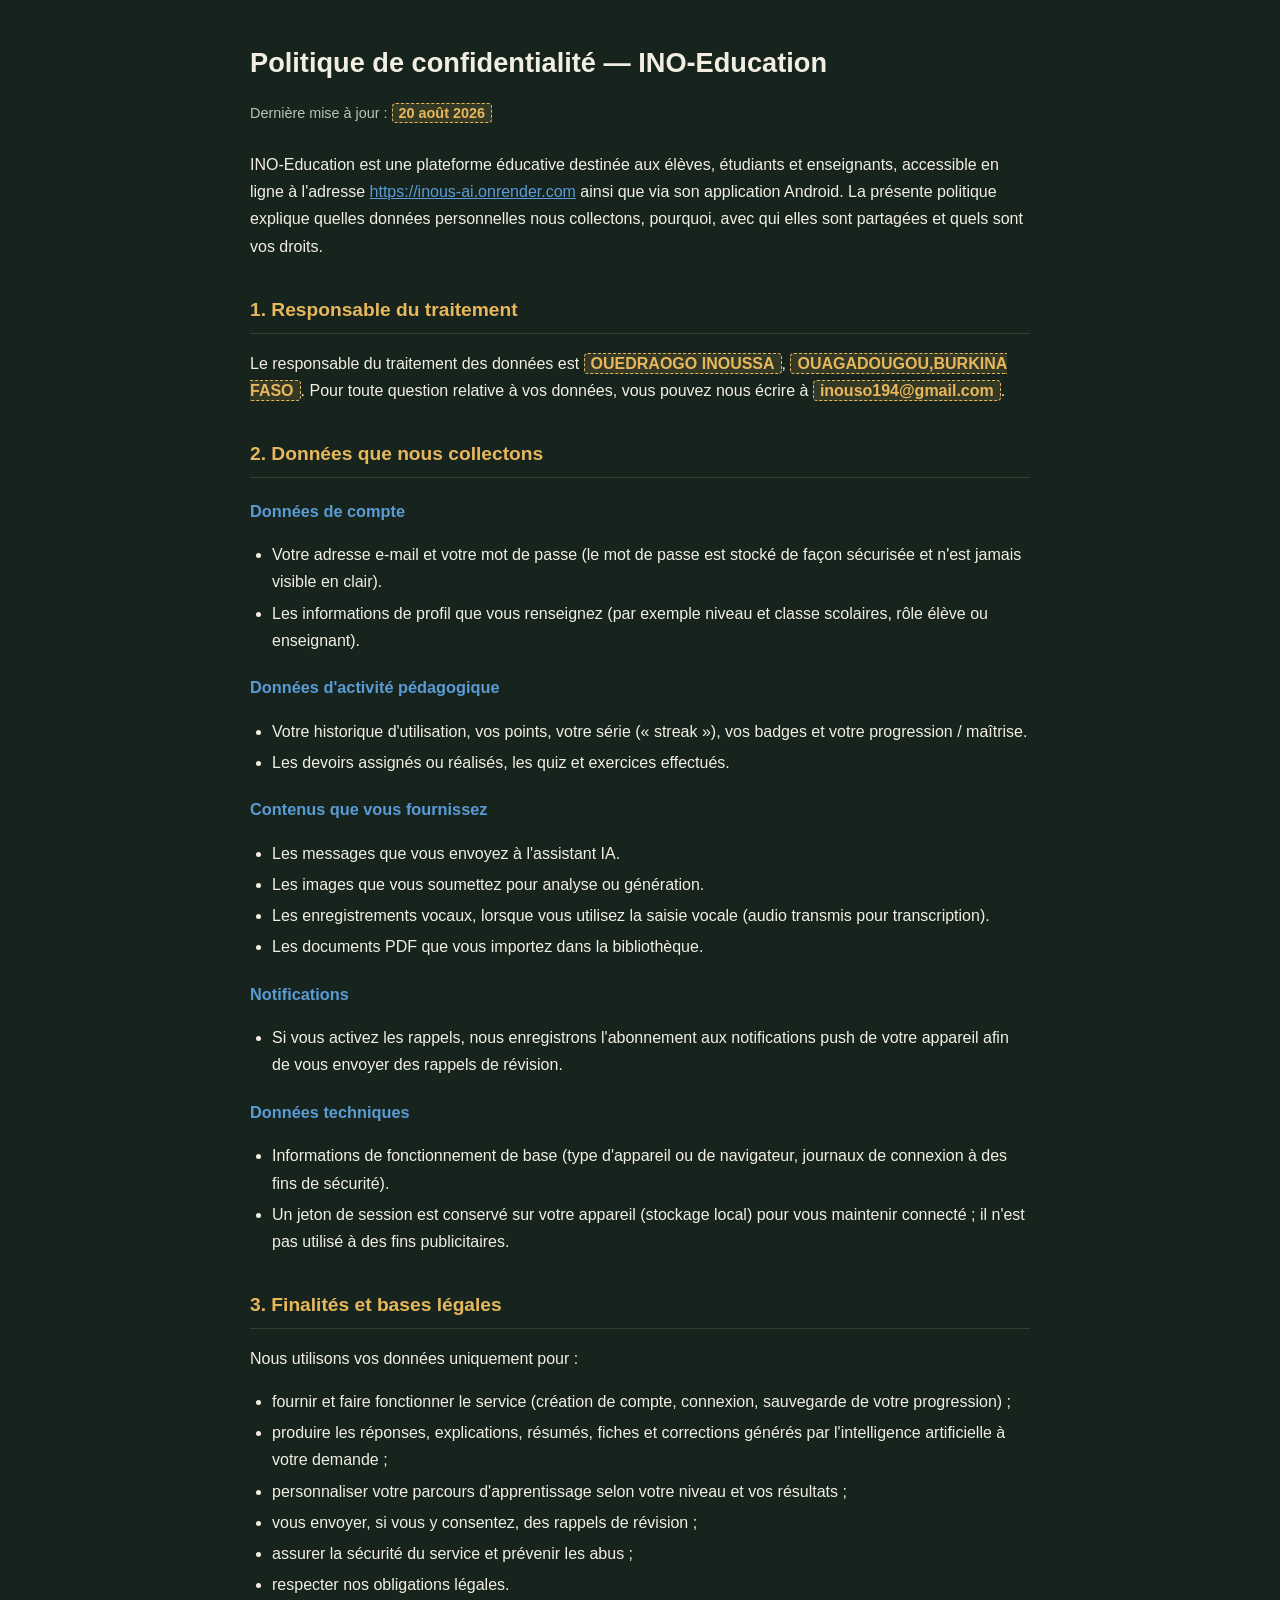
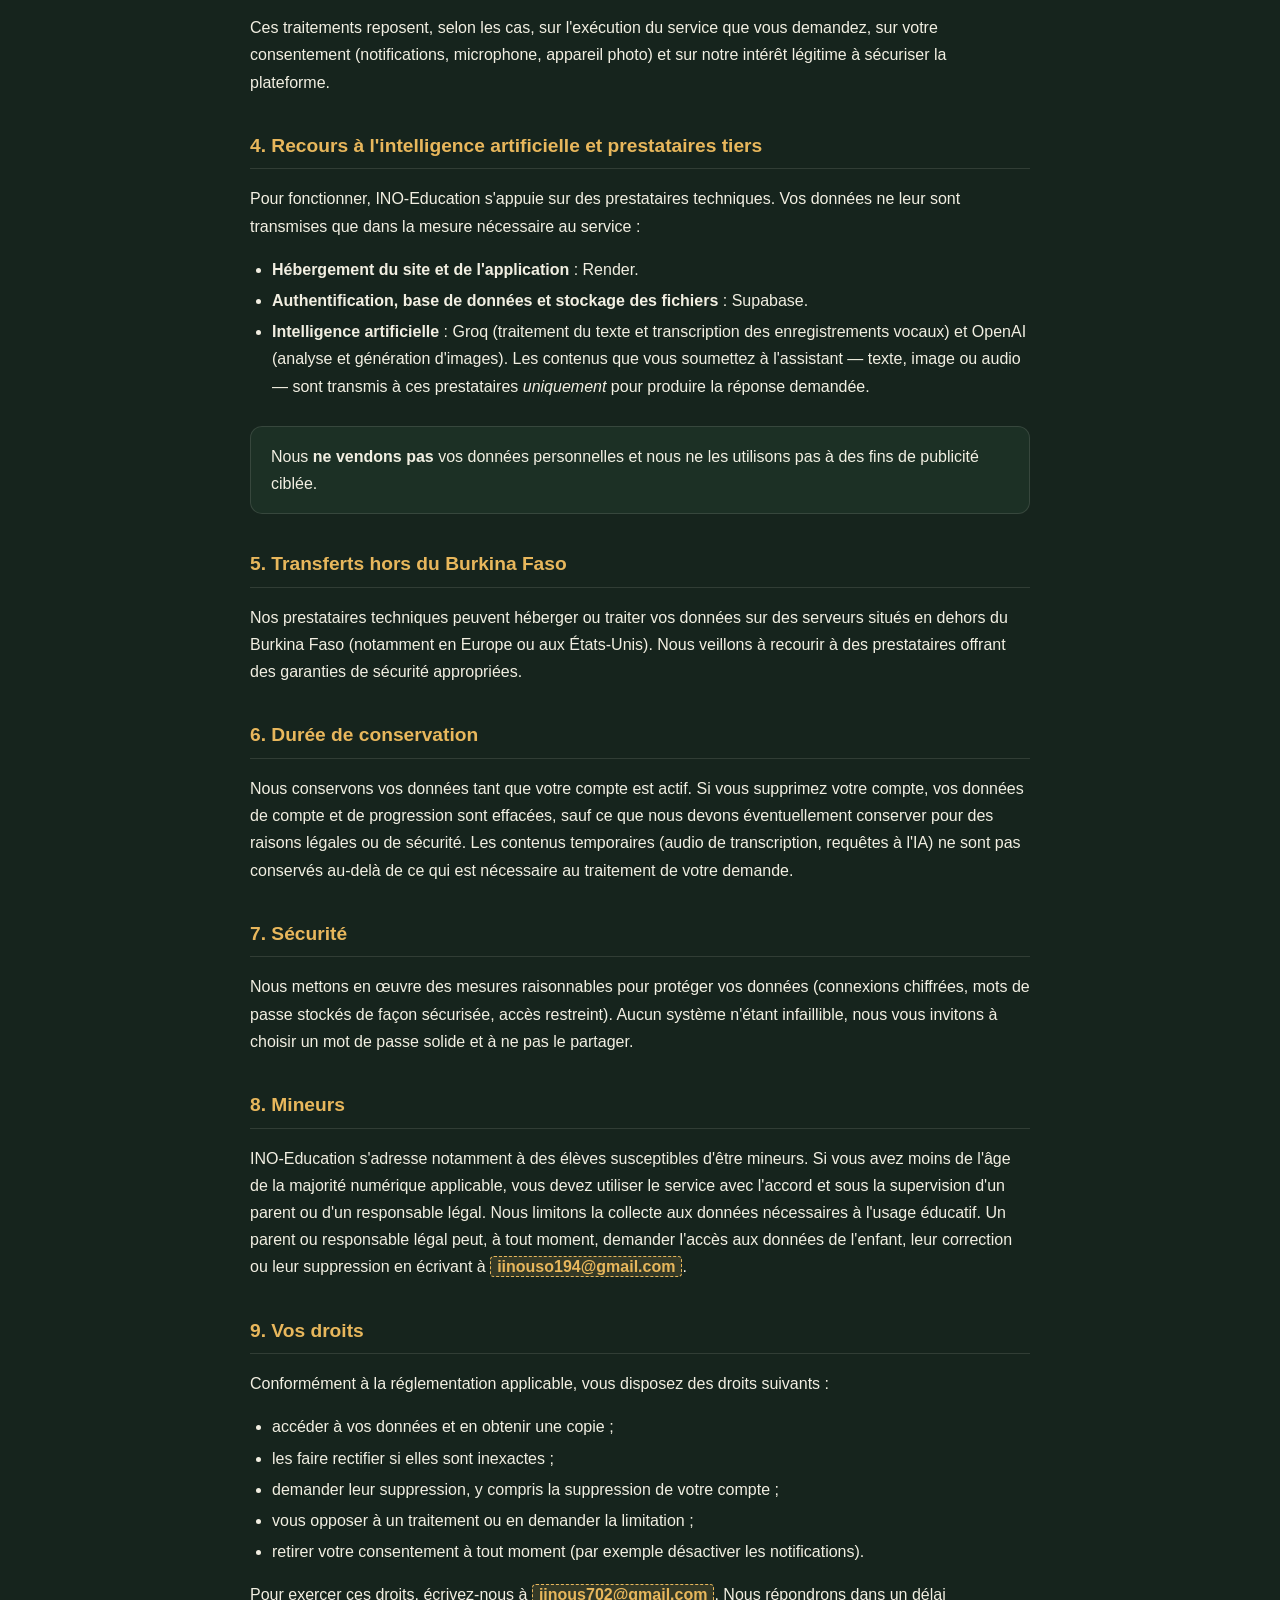
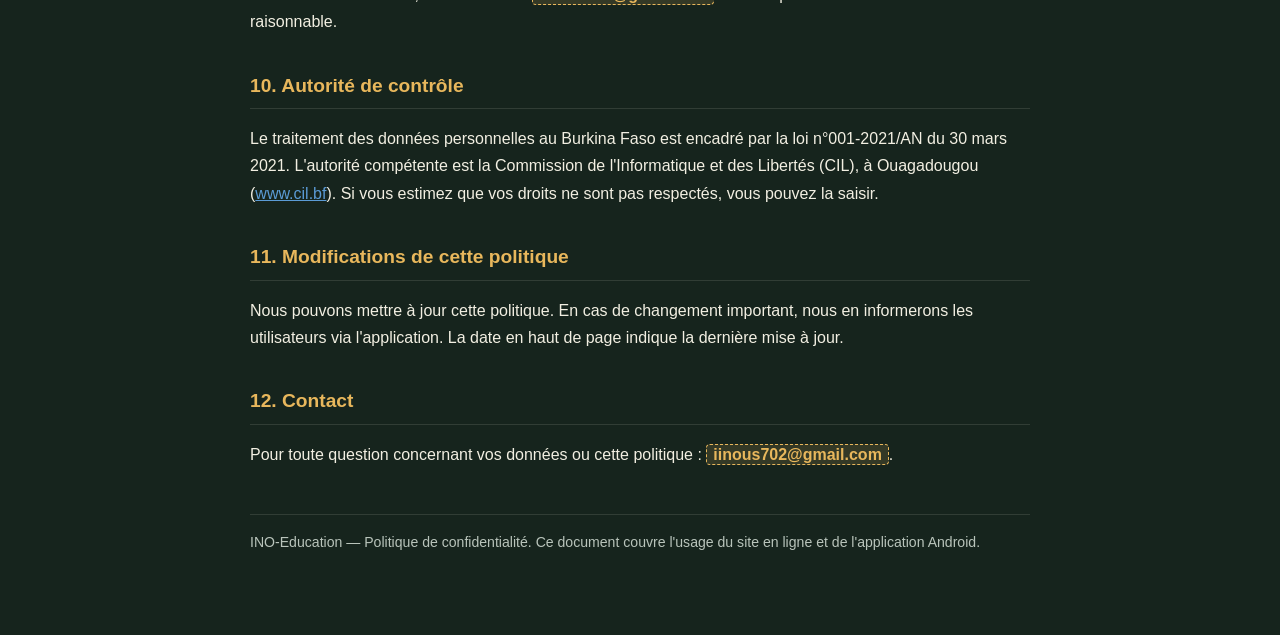
<file: web/politique-confidentialite.html>
<!DOCTYPE html>
<html lang="fr">
<head>
<meta charset="UTF-8">
<meta name="viewport" content="width=device-width, initial-scale=1.0">
<title>Politique de confidentialité — INO-Education</title>
<style>
  :root {
    --fond: #16241d;
    --panneau: #1c3025;
    --craie: #f2efe2;
    --muet: #b9c4bb;
    --accent: #e8b75c;
    --bleu: #5b9bd5;
    --bordure: rgba(242,239,226,0.12);
  }
  * { box-sizing: border-box; }
  body {
    margin: 0;
    background: var(--fond);
    color: var(--craie);
    font-family: -apple-system, "Segoe UI", Roboto, Helvetica, Arial, sans-serif;
    line-height: 1.7;
    padding: 40px 18px 80px;
  }
  .contenu { max-width: 780px; margin: 0 auto; }
  h1 { font-size: 1.7rem; margin: 0 0 4px; }
  h2 { font-size: 1.2rem; margin: 34px 0 10px; color: var(--accent); border-bottom: 1px solid var(--bordure); padding-bottom: 6px; }
  h3 { font-size: 1.02rem; margin: 20px 0 6px; color: var(--bleu); }
  p, li { color: var(--craie); }
  ul { padding-left: 22px; }
  li { margin: 4px 0; }
  a { color: var(--bleu); }
  .maj { color: var(--muet); font-size: 0.9rem; margin-bottom: 26px; }
  .aremplir { background: rgba(232,183,92,0.14); border: 1px dashed var(--accent); color: var(--accent); padding: 1px 6px; border-radius: 4px; font-weight: 600; }
  .encadre { background: var(--panneau); border: 1px solid var(--bordure); border-radius: 12px; padding: 16px 20px; margin: 26px 0; }
  footer { margin-top: 46px; padding-top: 16px; border-top: 1px solid var(--bordure); color: var(--muet); font-size: 0.88rem; }
</style>
</head>
<body>
<div class="contenu">

  <h1>Politique de confidentialité — INO-Education</h1>
  <p class="maj">Dernière mise à jour : <span class="aremplir">20 août 2026</span></p>

  <p>
    INO-Education est une plateforme éducative destinée aux élèves, étudiants et enseignants,
    accessible en ligne à l'adresse <a href="https://inous-ai.onrender.com">https://inous-ai.onrender.com</a>
    ainsi que via son application Android. La présente politique explique quelles données
    personnelles nous collectons, pourquoi, avec qui elles sont partagées et quels sont vos droits.
  </p>

  <h2>1. Responsable du traitement</h2>
  <p>
    Le responsable du traitement des données est
    <span class="aremplir">OUEDRAOGO INOUSSA</span>,
    <span class="aremplir">OUAGADOUGOU,BURKINA FASO</span>.
    Pour toute question relative à vos données, vous pouvez nous écrire à
    <span class="aremplir">inouso194@gmail.com</span>.
  </p>

  <h2>2. Données que nous collectons</h2>

  <h3>Données de compte</h3>
  <ul>
    <li>Votre adresse e-mail et votre mot de passe (le mot de passe est stocké de façon sécurisée et n'est jamais visible en clair).</li>
    <li>Les informations de profil que vous renseignez (par exemple niveau et classe scolaires, rôle élève ou enseignant).</li>
  </ul>

  <h3>Données d'activité pédagogique</h3>
  <ul>
    <li>Votre historique d'utilisation, vos points, votre série (« streak »), vos badges et votre progression / maîtrise.</li>
    <li>Les devoirs assignés ou réalisés, les quiz et exercices effectués.</li>
  </ul>

  <h3>Contenus que vous fournissez</h3>
  <ul>
    <li>Les messages que vous envoyez à l'assistant IA.</li>
    <li>Les images que vous soumettez pour analyse ou génération.</li>
    <li>Les enregistrements vocaux, lorsque vous utilisez la saisie vocale (audio transmis pour transcription).</li>
    <li>Les documents PDF que vous importez dans la bibliothèque.</li>
  </ul>

  <h3>Notifications</h3>
  <ul>
    <li>Si vous activez les rappels, nous enregistrons l'abonnement aux notifications push de votre appareil afin de vous envoyer des rappels de révision.</li>
  </ul>

  <h3>Données techniques</h3>
  <ul>
    <li>Informations de fonctionnement de base (type d'appareil ou de navigateur, journaux de connexion à des fins de sécurité).</li>
    <li>Un jeton de session est conservé sur votre appareil (stockage local) pour vous maintenir connecté ; il n'est pas utilisé à des fins publicitaires.</li>
  </ul>

  <h2>3. Finalités et bases légales</h2>
  <p>Nous utilisons vos données uniquement pour :</p>
  <ul>
    <li>fournir et faire fonctionner le service (création de compte, connexion, sauvegarde de votre progression) ;</li>
    <li>produire les réponses, explications, résumés, fiches et corrections générés par l'intelligence artificielle à votre demande ;</li>
    <li>personnaliser votre parcours d'apprentissage selon votre niveau et vos résultats ;</li>
    <li>vous envoyer, si vous y consentez, des rappels de révision ;</li>
    <li>assurer la sécurité du service et prévenir les abus ;</li>
    <li>respecter nos obligations légales.</li>
  </ul>
  <p>
    Ces traitements reposent, selon les cas, sur l'exécution du service que vous demandez,
    sur votre consentement (notifications, microphone, appareil photo) et sur notre intérêt
    légitime à sécuriser la plateforme.
  </p>

  <h2>4. Recours à l'intelligence artificielle et prestataires tiers</h2>
  <p>
    Pour fonctionner, INO-Education s'appuie sur des prestataires techniques. Vos données ne leur
    sont transmises que dans la mesure nécessaire au service :
  </p>
  <ul>
    <li><strong>Hébergement du site et de l'application</strong> : Render.</li>
    <li><strong>Authentification, base de données et stockage des fichiers</strong> : Supabase.</li>
    <li><strong>Intelligence artificielle</strong> : Groq (traitement du texte et transcription des enregistrements vocaux) et OpenAI (analyse et génération d'images). Les contenus que vous soumettez à l'assistant — texte, image ou audio — sont transmis à ces prestataires <em>uniquement</em> pour produire la réponse demandée.</li>
  </ul>
  <div class="encadre">
    Nous <strong>ne vendons pas</strong> vos données personnelles et nous ne les utilisons
    pas à des fins de publicité ciblée.
  </div>

  <h2>5. Transferts hors du Burkina Faso</h2>
  <p>
    Nos prestataires techniques peuvent héberger ou traiter vos données sur des serveurs
    situés en dehors du Burkina Faso (notamment en Europe ou aux États-Unis). Nous veillons
    à recourir à des prestataires offrant des garanties de sécurité appropriées.
  </p>

  <h2>6. Durée de conservation</h2>
  <p>
    Nous conservons vos données tant que votre compte est actif. Si vous supprimez votre
    compte, vos données de compte et de progression sont effacées, sauf ce que nous devons
    éventuellement conserver pour des raisons légales ou de sécurité. Les contenus temporaires
    (audio de transcription, requêtes à l'IA) ne sont pas conservés au-delà de ce qui est
    nécessaire au traitement de votre demande.
  </p>

  <h2>7. Sécurité</h2>
  <p>
    Nous mettons en œuvre des mesures raisonnables pour protéger vos données (connexions
    chiffrées, mots de passe stockés de façon sécurisée, accès restreint). Aucun système
    n'étant infaillible, nous vous invitons à choisir un mot de passe solide et à ne pas
    le partager.
  </p>

  <h2>8. Mineurs</h2>
  <p>
    INO-Education s'adresse notamment à des élèves susceptibles d'être mineurs. Si vous avez
    moins de l'âge de la majorité numérique applicable, vous devez utiliser le service avec
    l'accord et sous la supervision d'un parent ou d'un responsable légal. Nous limitons la
    collecte aux données nécessaires à l'usage éducatif. Un parent ou responsable légal peut,
    à tout moment, demander l'accès aux données de l'enfant, leur correction ou leur suppression
    en écrivant à <span class="aremplir">iinouso194@gmail.com</span>.
  </p>

  <h2>9. Vos droits</h2>
  <p>Conformément à la réglementation applicable, vous disposez des droits suivants :</p>
  <ul>
    <li>accéder à vos données et en obtenir une copie ;</li>
    <li>les faire rectifier si elles sont inexactes ;</li>
    <li>demander leur suppression, y compris la suppression de votre compte ;</li>
    <li>vous opposer à un traitement ou en demander la limitation ;</li>
    <li>retirer votre consentement à tout moment (par exemple désactiver les notifications).</li>
  </ul>
  <p>
    Pour exercer ces droits, écrivez-nous à <span class="aremplir">iinous702@gmail.com</span>.
    Nous répondrons dans un délai raisonnable.
  </p>

  <h2>10. Autorité de contrôle</h2>
  <p>
    Le traitement des données personnelles au Burkina Faso est encadré par la loi
    n°001-2021/AN du 30 mars 2021. L'autorité compétente est la Commission de l'Informatique
    et des Libertés (CIL), à Ouagadougou (<a href="http://www.cil.bf">www.cil.bf</a>). Si vous
    estimez que vos droits ne sont pas respectés, vous pouvez la saisir.
  </p>

  <h2>11. Modifications de cette politique</h2>
  <p>
    Nous pouvons mettre à jour cette politique. En cas de changement important, nous en
    informerons les utilisateurs via l'application. La date en haut de page indique la
    dernière mise à jour.
  </p>

  <h2>12. Contact</h2>
  <p>
    Pour toute question concernant vos données ou cette politique :
    <span class="aremplir">iinous702@gmail.com</span>.
  </p>

  <footer>
    INO-Education — Politique de confidentialité. Ce document couvre l'usage du site en ligne et
    de l'application Android.
  </footer>

</div>
</body>
</html>
</file>
